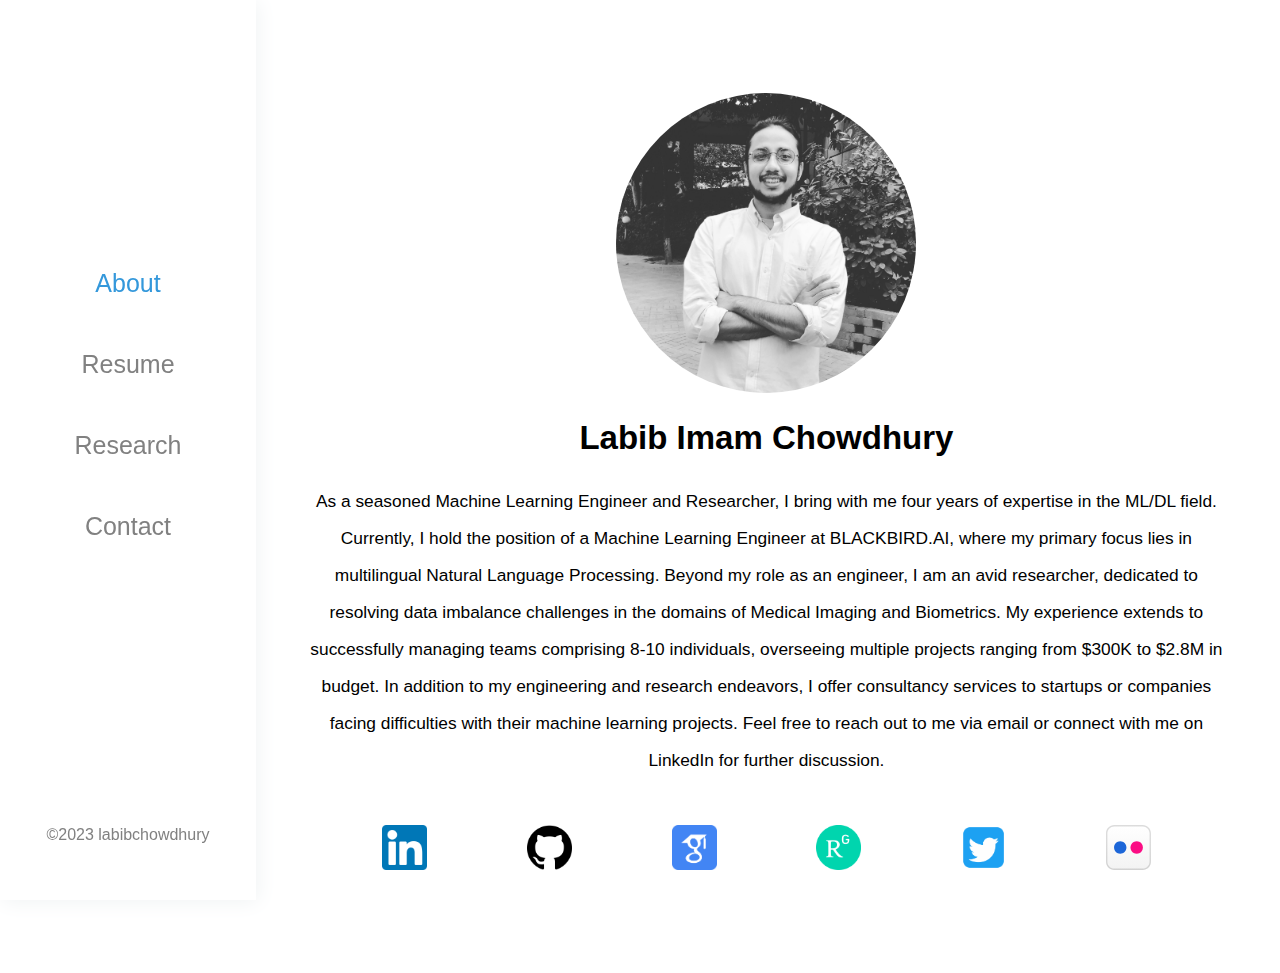
<file: index.html>
<!DOCTYPE html>
<html>
<head profile="http://www.w3.org/2005/10/profile">
<link rel="icon" 
      type="image/png" 
      href="./img/favicon.webp">
<meta name="viewport" content="width=device-width, initial-scale=1">
<title>Labib Chowdhury</title>
<link rel="stylesheet" href="./stylesheet.css">
</head>
<body>

<div class="sidenav">
    <div class="navblock">
        <div class="navblock_text">
            <a style="color:#3498DB" href="./index.html">About</a>
            <a href="./resume.html">Resume</a>
            <a href="./research.html">Research</a>
            <a href="./contact.html">Contact</a>
            <!-- <a href="./portfolio.html">Portfolio</a>
            <a href="./blog.html">Blog</a> -->
        </div>
    </div>
    <div class="footer">
        <p>&copy;2023 labibchowdhury</p>
    </div>
</div>

<div class="main">
    <div >
        <img src="./img/labib.jpg" alt="Labib Chowdhury" class="about_photo">
    </div>

    <div class="about_text">
        <h2>Labib Imam Chowdhury</h2>
        <!-- <p>Hi, I'm Labib Imam Chowdhury, you can call me Labib</p> -->
        <p2 style="font-size:13.0pt">As a seasoned Machine Learning Engineer and Researcher, 
            I bring with me four years of expertise in the ML/DL field. Currently, 
            I hold the position of a Machine Learning Engineer at BLACKBIRD.AI, 
            where my primary focus lies in multilingual Natural Language Processing.
            Beyond my role as an engineer, I am an avid researcher, dedicated to resolving data imbalance challenges in the domains of Medical Imaging and Biometrics.
            My experience extends to successfully managing teams comprising 8-10 individuals, overseeing multiple projects ranging from $300K to $2.8M in budget.
            
            In addition to my engineering and research endeavors, I offer consultancy services to startups or companies facing difficulties with their machine learning projects. Feel free to reach out to me via email or connect with me on LinkedIn for further discussion.</p2>
        <div class="about_links_wrapper">
            <a class="about_links" target="blank" href="https://www.linkedin.com/in/labib-chowdhury-nsucse/"><img src = './img/icons/174857.png'style="width:45px;height:45px;"></a>
            <a class="about_links" target="blank" href="https://github.com/jongli747"><img src = './img/icons/25231.png'style="width:45px;height:45px;"></a>
            <a class="about_links" target="blank" href="https://scholar.google.com/citations?user=wV_lM9wAAAAJ&hl=en&authuser=1"><img src = './img/icons/scholar.png'style="width:45px;height:45px;background-color:white;"></a>
            <a class="about_links" target="blank" href="https://www.researchgate.net/profile/Labib-Chowdhury-2"><img src = './img/icons/ResearchGate_icon_SVG.svg.png'style="width:45px;height:45px;"></a>
            <a class="about_links" target="blank" href="https://twitter.com/Labib747"><img src = './img/icons/Twitter-Logo.png'style="width:45px;height:45px;"></a>
            <a class="about_links" target="blank" href="https://www.flickr.com/photos/125744710@N08/"><img src = './img/icons/flickr-icon-logo-vector.svg'style="width:45px;height:45px;"></a>
        </div>
    </div>
</div>



</body>
</html>
</file>
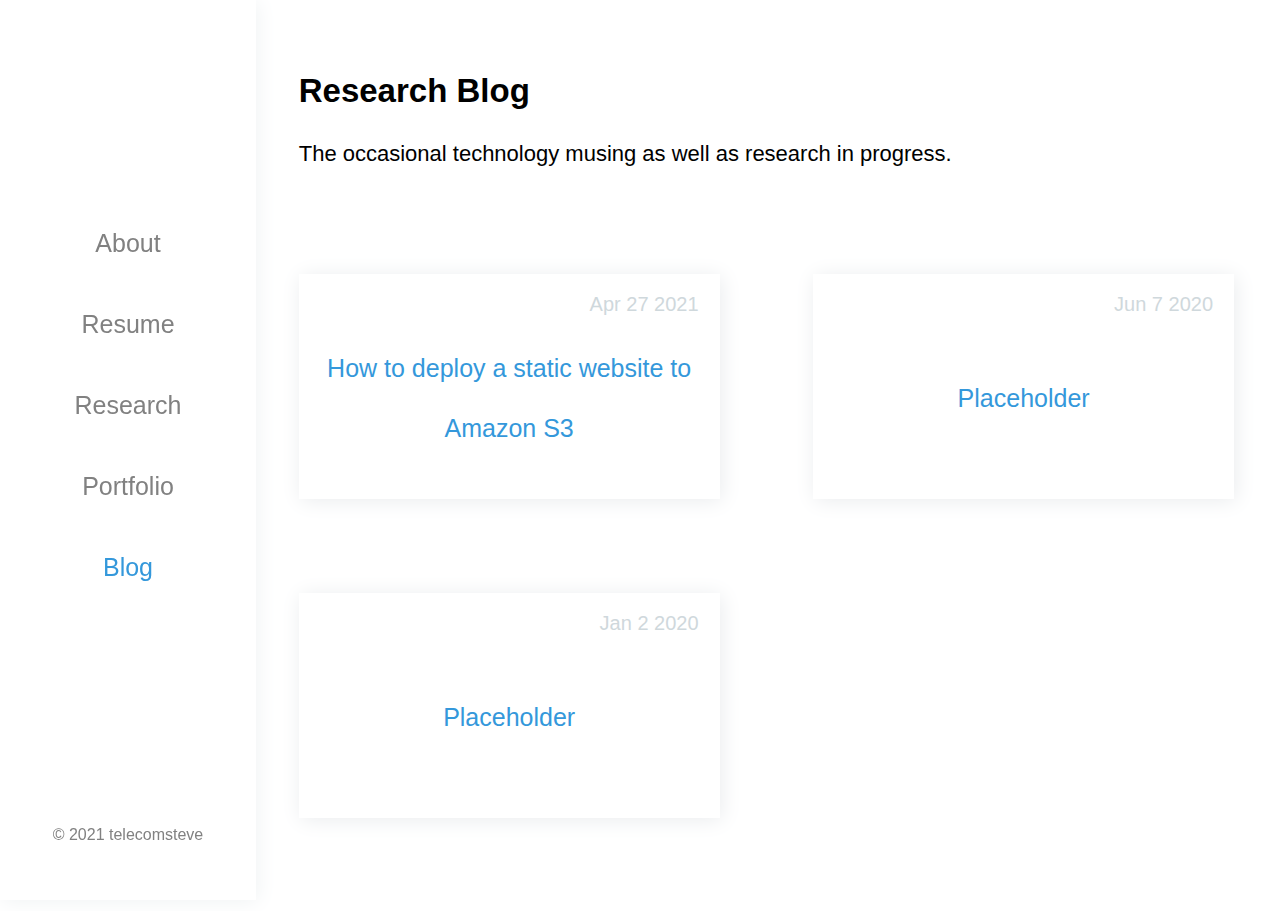
<file: blog.html>
<!DOCTYPE html>
<html>
<head profile="http://www.w3.org/2005/10/profile">
    <link rel="icon" 
          type="image/png" 
          href="./img/favicon.webp">
<meta name="viewport" content="width=device-width, initial-scale=1">
<title>telecomsteve</title>
<link rel="stylesheet" href="./stylesheet.css">
</head>
<body>

<div class="sidenav">
    <div class="navblock">
        <div class="navblock_text">
            <a href="./index.html">About</a>
            <a href="./resume.html">Resume</a>
            <a href="./research.html">Research</a>
            <a href="./portfolio.html">Portfolio</a>
            <a style="color:#3498DB" href="./blog.html">Blog</a>
        </div>
    </div>
    <div class="footer">
        <p>&copy; 2021 telecomsteve</p>
    </div>
</div>

<!-- 

For more information aboput flexbox CSS centering of blog posts
https://www.w3schools.com/css/css3_flexbox_container.asp 

-->

<div class="main">
  <h2>Research Blog</h2>
  <p>The occasional technology musing as well as research in progress.</p><br>

  <div class="blog-container">
    <div>
        <p class="blog_date">Apr 27 2021</p>
        <a href="blog_posts/post_04_27_2021.html" class="blog_text">How to deploy a static website to Amazon S3</a>
    </div>
    <div>
        <p class="blog_date">Jun 7 2020</p>
        <a href="blog_posts/post_04_27_2021.html" class="blog_text">Placeholder</a>
    </div>
    <div>
        <p class="blog_date">Jan 2 2020</p>
        <a href="blog_posts/post_04_27_2021.html" class="blog_text">Placeholder</a>
    </div>  
  </div>

</div>

</body>
</html>
</file>
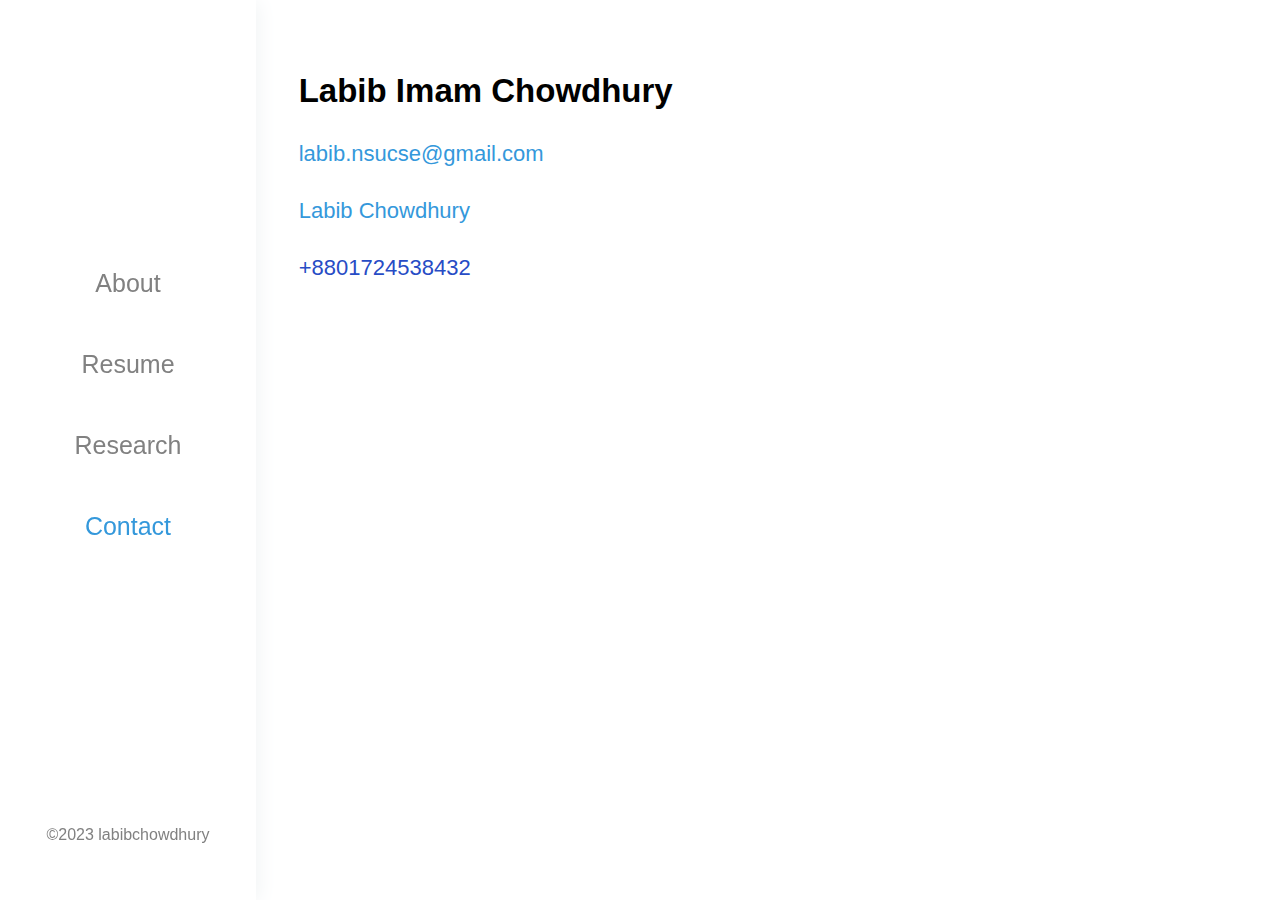
<file: contact.html>
<!DOCTYPE html>
<html>
<head profile="http://www.w3.org/2005/10/profile">
<link rel="icon" 
      type="image/png" 
      href="./img/favicon.webp">
<meta name="viewport" content="width=device-width, initial-scale=1">
<title>Labib Chowdhury</title>
<link rel="stylesheet" href="./stylesheet.css">
<link rel="stylesheet" href="https://pro.fontawesome.com/releases/v5.10.0/css/all.css" integrity="sha384-AYmEC3Yw5cVb3ZcuHtOA93w35dYTsvhLPVnYs9eStHfGJvOvKxVfELGroGkvsg+p" crossorigin="anonymous"/>
</head>
<body>

<div class="sidenav">
    <div class="navblock">
        <div class="navblock_text">
            <a  href="./index.html">About</a>
            <a href="./resume.html">Resume</a>
            <a href="./research.html">Research</a>
            <a style="color:#3498DB" href="./contact.html">Contact</a>
            <!-- <a href="./portfolio.html">Portfolio</a>
            <a href="./blog.html">Blog</a> -->
        </div>
    </div>
    <div class="footer">
        <p>&copy;2023 labibchowdhury</p>
    </div>
</div>

<div class="main">
    <h2>Labib Imam Chowdhury</h2>
    <p><a href="mailto:labib.nsucse@gmail.com"><i class="fas fa-envelope" style="color:#4285F4"></i> labib.nsucse@gmail.com</a></p>
    <p><a href="skype:live:.cid.e60a82592b3005d7?chat"><i class="fab fa-skype" style="color:#00aff0"></i> Labib Chowdhury</p>
    <p style="color:rgb(39, 76, 197);"><i class="fab fa-whatsapp" style="color:rgb(78, 197, 9)"></i> +8801724538432</p>

</div>

</body>
</html>
</file>
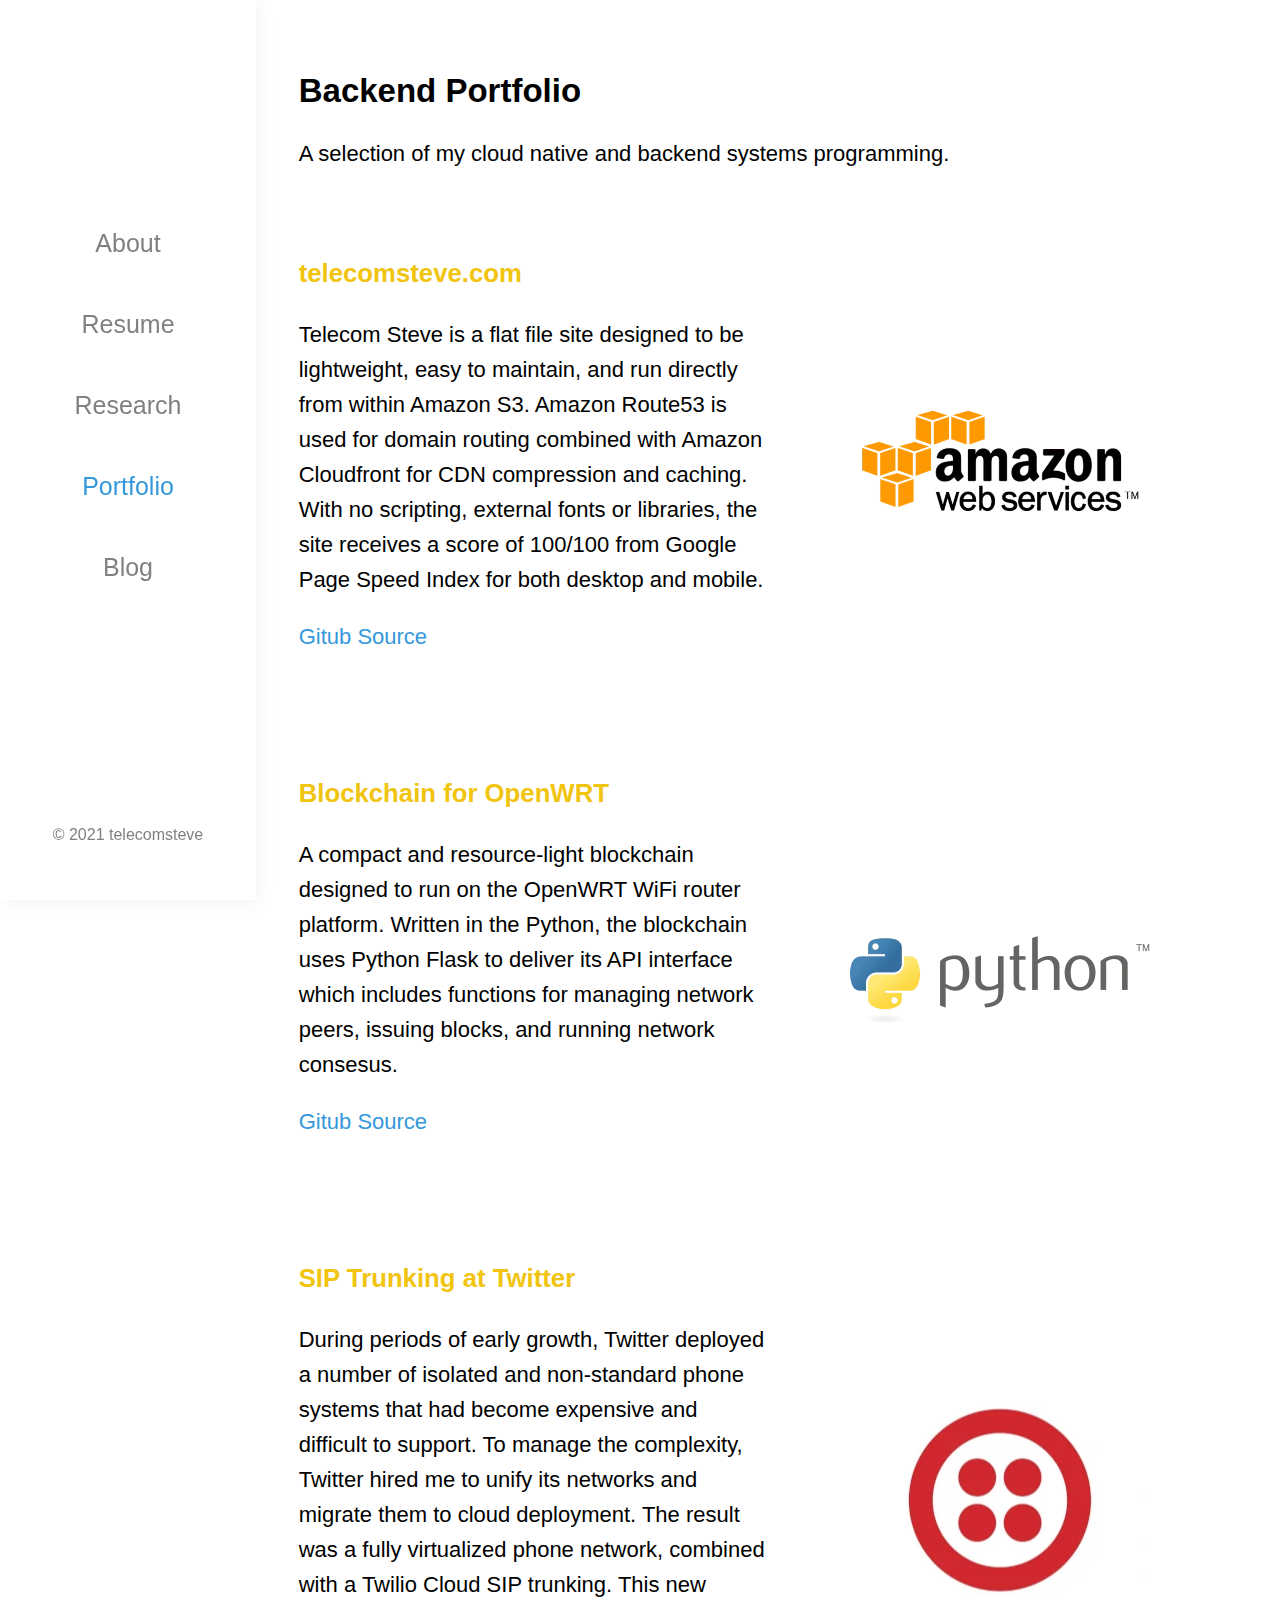
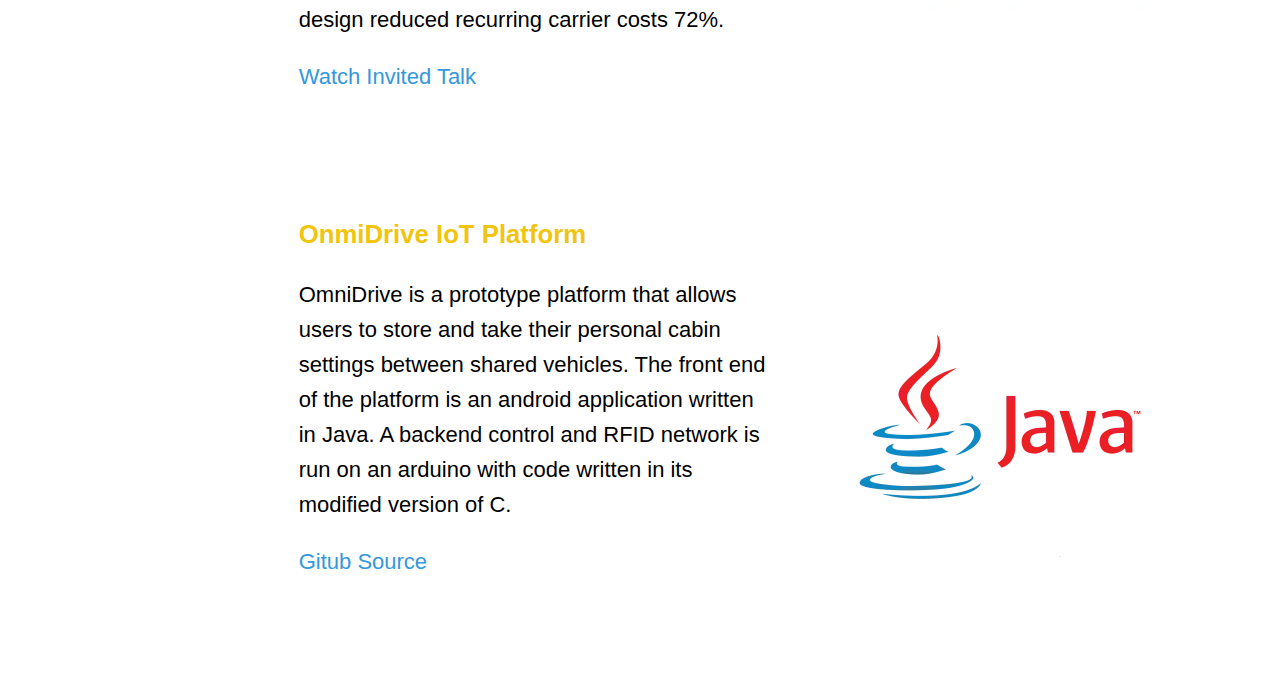
<file: portfolio.html>
<!DOCTYPE html>
<html>
<head profile="http://www.w3.org/2005/10/profile">
    <link rel="icon" 
          type="image/png" 
          href="./img/favicon.webp">
<meta name="viewport" content="width=device-width, initial-scale=1">
<title>telecomsteve</title>
<link rel="stylesheet" href="./stylesheet.css">
</head>
<body>

<div class="sidenav">
    <div class="navblock">
        <div class="navblock_text">
            <a href="./index.html">About</a>
            <a href="./resume.html">Resume</a>
            <a href="./research.html">Research</a>
            <a style="color:#3498DB" href="./portfolio.html">Portfolio</a>
            <a href="./blog.html">Blog</a>
        </div>
    </div>
    <div class="footer">
        <p>&copy; 2021 telecomsteve</p>
    </div>
</div>

<!-- 

For more information aboput flexbox CSS centering of project posts
https://www.w3schools.com/css/css3_flexbox_container.asp 

-->

<div class="main">
  <h2>Backend Portfolio</h2>
  <p>A selection of my cloud native and backend systems programming.</p>

    <div class="portfolio-container">
        <div class="portfolio-container_text">        
            <h3 class="portfolio_accent">telecomsteve.com</h3>
                
            <p>Telecom Steve is a flat file site designed to be lightweight, easy to maintain, and run directly from within Amazon S3. 
                Amazon Route53 is used for domain routing combined with Amazon Cloudfront for CDN compression and caching. 
                With no scripting, external fonts or libraries, the site receives a score of 100/100 from Google Page Speed Index for both desktop and mobile. </p>
                
            <p><a target="blank" href="https://github.com/stevenplatt/telecomsteve">Gitub Source</a></p>
        </div>
        <div class="portfolio-container_text">
            <img class="portfolio_image" src="./img/aws_logo.webp" alt="Amazon Web Services">
        </div>
    </div>
  
    <div class="portfolio-container">
        <div class="portfolio-container_text">
            <h3 class="portfolio_accent">Blockchain for OpenWRT</h3>
                
            <p>A compact and resource-light blockchain designed to run on the OpenWRT WiFi router platform.
                Written in the Python, the blockchain uses Python Flask to deliver its API interface which includes functions for managing network peers, issuing blocks, and running network consesus. </p>
                
            <p><a target="blank" href="https://github.com/stevenplatt/tcp_air">Gitub Source</a></p>
        </div>
        <div class="portfolio-container_text">
            <img class="portfolio_image" src="./img/python_logo.webp" alt="Python API">
        </div>
    </div>

    <!--
    <div class="portfolio-container">
        <div class="portfolio-container_text">
            <h3 class="portfolio_accent">5G Mobility Simulator</h3>
                
            <p>A simulator to recreate the mobility and tower association of a device in a 5G network. 
                The system uses random walk behavior and monte carlo sampling to show connection behavior across 10,000 simulations.</p>
            <p><a target="blank" href="https://github.com/stevenplatt/5G-mobility-simulator">Gitub Source</a></p>
        </div>
        <div class="portfolio-container_text">
            <img class="portfolio_image" src="./img/python_logo.webp" alt="Python Programming">
        </div>
    </div>
    -->    

    <div class="portfolio-container">
        <div class="portfolio-container_text">    
        <h3 class="portfolio_accent">SIP Trunking at Twitter</h3>
            
        <p>During periods of early growth, Twitter deployed a number of isolated and non-standard phone systems that had become expensive and difficult to support.  
            To manage the complexity, Twitter hired me to unify its networks and migrate them to cloud deployment.

            The result was a fully virtualized phone network, combined with a Twilio Cloud SIP trunking. 
            This new design reduced recurring carrier costs 72%.
            </p>
            
        <p><a target="blank" href="https://www.youtube.com/watch?v=lFzqYgF2MPQ">Watch Invited Talk</a></p>
        </div>
        <div class="portfolio-container_text">
            <img class="portfolio_image" src="./img/twilio_logo.webp" alt="Twilio">
        </div>
    </div>

    <div class="portfolio-container">
        <div class="portfolio-container_text">      
            <h3 class="portfolio_accent">OnmiDrive IoT Platform</h3>
                
            <p>OmniDrive is a prototype platform that allows users to store and take their personal cabin settings between shared vehicles. 
                The front end of the platform is an android application written in Java. A backend control and RFID network is run on an arduino with code written in its modified version of C.
            </p>
            <p><a target="blank" href="https://github.com/stevenplatt/myKey">Gitub Source</a></p>
        </div>
        <div class="portfolio-container_text">
            <img class="portfolio_image" src="./img/java_logo.webp" alt="Java Programming">
        </div>
    </div>

</div>

</body>
</html>
</file>
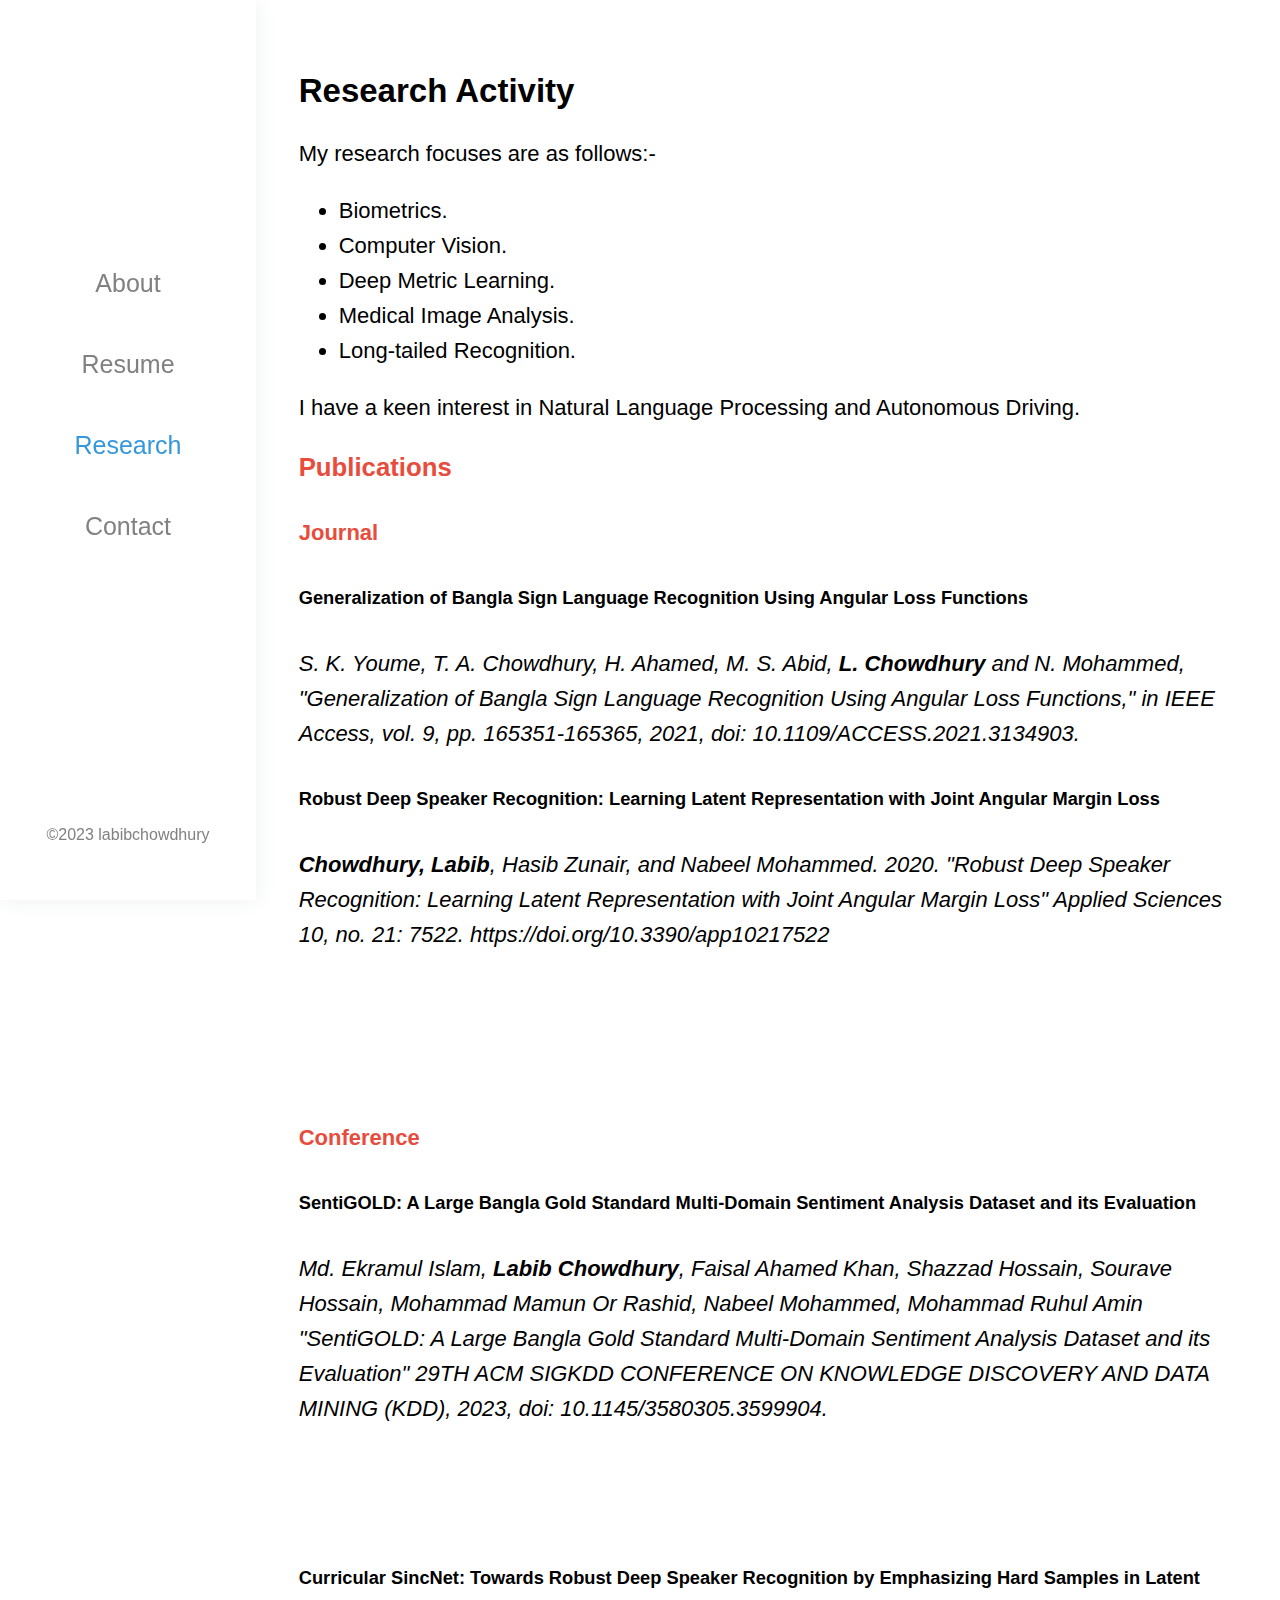
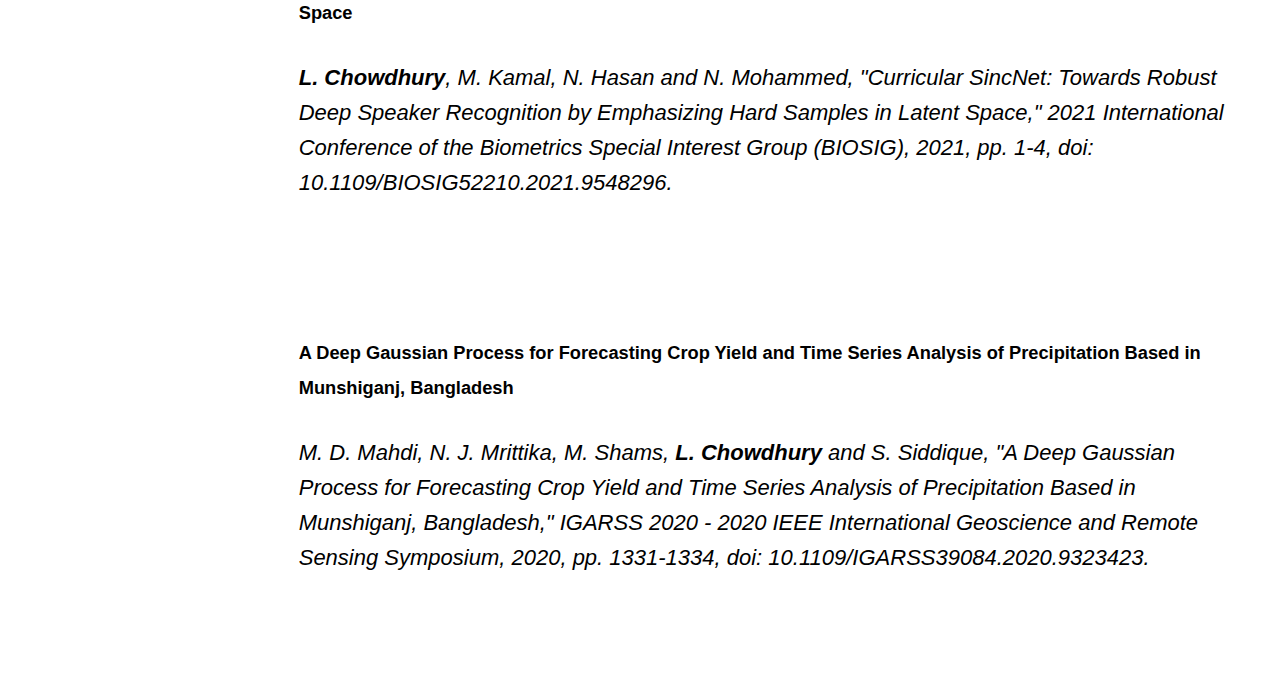
<file: research.html>
<!DOCTYPE html>
<html>
<head profile="http://www.w3.org/2005/10/profile">
    <link rel="icon" 
          type="image/png" 
          href="./img/favicon.webp">
<meta name="viewport" content="width=device-width, initial-scale=1">
<title>Labib Chowdhury</title>
<link rel="stylesheet" href="./stylesheet.css">
<link rel="stylesheet" href="https://pro.fontawesome.com/releases/v5.10.0/css/all.css" integrity="sha384-AYmEC3Yw5cVb3ZcuHtOA93w35dYTsvhLPVnYs9eStHfGJvOvKxVfELGroGkvsg+p" crossorigin="anonymous"/>
</head>
<body>

<div class="sidenav">
    <div class="navblock">
        <div class="navblock_text">
            <a href="./index.html">About</a>
            <a href="./resume.html">Resume</a>
            <a style="color:#3498DB" href="./research.html">Research</a>
            <a href="./contact.html">Contact</a>
            <!-- <a href="./portfolio.html">Portfolio</a>
            <a href="./blog.html">Blog</a> -->
        </div>
    </div>
    <div class="footer">
        <p>&copy;2023 labibchowdhury</p>
    </div>
</div>

<div class="main">
  <h2>Research Activity</h2>
    <p>My research focuses are as follows:- </p>
    <ul>
    <li>Biometrics.</li>
    <li>Computer Vision.</li>
    <li>Deep Metric Learning.</li>
    <li>Medical Image Analysis.</li>
    <li>Long-tailed Recognition.</li>
    </ul>
    <p1>I have a keen interest in Natural Language Processing and Autonomous Driving.</p1>
    <br>

  <h3 class="research_accent">Publications</h3>
    <h4 class = "research_accent"> Journal</h4>

    <h5>Generalization of Bangla Sign Language Recognition Using Angular Loss Functions</h4>
        <p><i>S. K. Youme, T. A. Chowdhury, H. Ahamed, M. S. Abid, <b>L. Chowdhury</b> and N. Mohammed, 
            "Generalization of Bangla Sign Language Recognition Using Angular Loss Functions," 
            in IEEE Access, vol. 9, pp. 165351-165365, 2021, doi: 10.1109/ACCESS.2021.3134903.</i></p>
        <p><a href="https://ieeexplore.ieee.org/abstract/document/9646960" target="_blank"><i class="far fa-file-pdf" style="color:red"></i></a></p>
        <!-- <br> -->
        
    <h5>Robust Deep Speaker Recognition: Learning Latent Representation with Joint Angular Margin Loss</h4>
    <p><i><b>Chowdhury, Labib</b>, Hasib Zunair, and Nabeel Mohammed. 2020. 
        "Robust Deep Speaker Recognition: Learning Latent Representation with Joint Angular Margin Loss" 
        Applied Sciences 10, no. 21: 7522. https://doi.org/10.3390/app10217522 </i></p>
    <div class = "publication_links_wrapper">
        <a class="about_publication" href="https://www.mdpi.com/2076-3417/10/21/7522" target="_blank"><i class="far fa-file-pdf" style="color:red"></i></a>
        <a class="about_publication" href="https://github.com/jongli747/robust-dsr" target="_blank"><i class="fas fa-code" style="color:green"></i></a>
    </div>
    
    <br>

    <h4 class = "research_accent"> Conference</h4>

    <h5>SentiGOLD: A Large Bangla Gold Standard Multi-Domain Sentiment Analysis Dataset and its Evaluation</h4>
        <p><i>Md. Ekramul Islam, <b>Labib Chowdhury</b>, Faisal Ahamed Khan, Shazzad Hossain, Sourave Hossain, Mohammad Mamun Or Rashid, Nabeel Mohammed, Mohammad Ruhul Amin  
            "SentiGOLD: A Large Bangla Gold Standard Multi-Domain Sentiment Analysis Dataset and its Evaluation" 
            29TH ACM SIGKDD CONFERENCE ON KNOWLEDGE DISCOVERY AND DATA MINING (KDD), 2023, 
            doi: 10.1145/3580305.3599904.
        </i></p>
        <div class="publication_links_wrapper">
            <a class="about_publication" href="https://arxiv.org/abs/2306.06147v1" target="_blank"><i class="far fa-file-pdf" style="color:red"></i></a>
        </div>

    <h5>Curricular SincNet: Towards Robust Deep Speaker Recognition by Emphasizing Hard Samples in Latent Space</h4>
        <p><i><b>L. Chowdhury</b>, M. Kamal, N. Hasan and N. Mohammed, 
            "Curricular SincNet: Towards Robust Deep Speaker Recognition by Emphasizing Hard Samples in Latent Space," 
            2021 International Conference of the Biometrics Special Interest Group (BIOSIG), 2021, pp. 1-4, 
            doi: 10.1109/BIOSIG52210.2021.9548296.
        </i></p>
        <div class="publication_links_wrapper">
            <a class="about_publication" href="https://ieeexplore.ieee.org/abstract/document/9548296" target="_blank"><i class="far fa-file-pdf" style="color:red"></i></a>
            <a class="about_publication" href="https://github.com/jongli747/Curricular-SincNet" target="_blank"><i class="fas fa-code" style="color:green"></i></a>
        </div>
        
        <!-- <br> -->

    <h5>A Deep Gaussian Process for Forecasting Crop Yield and Time Series Analysis of Precipitation Based in Munshiganj, Bangladesh</h4>
        <p><i>M. D. Mahdi, N. J. Mrittika, M. Shams, <b>L. Chowdhury</b> and S. Siddique, 
            "A Deep Gaussian Process for Forecasting Crop Yield and Time Series Analysis of Precipitation Based in Munshiganj, Bangladesh," 
            IGARSS 2020 - 2020 IEEE International Geoscience and Remote Sensing Symposium, 2020, pp. 1331-1334, doi: 10.1109/IGARSS39084.2020.9323423.</i></p>
        <p><a href="https://ieeexplore.ieee.org/abstract/document/9323423" target="blank"><i class="far fa-file-pdf" style="color:red"></i></a></p>
        <br>
    
    <!-- <h3 class="research_accent">Invited Talks</h3>
    
    <p> "Blockchain for Decentralized 5G Public Utility Overlay Networks", 
        <i>3rd Workshop on 5G Technologies for First Responder and Tactical Networks</i>, New York, US, December 2020.</p>

</div>

</body>
</html>
</file>
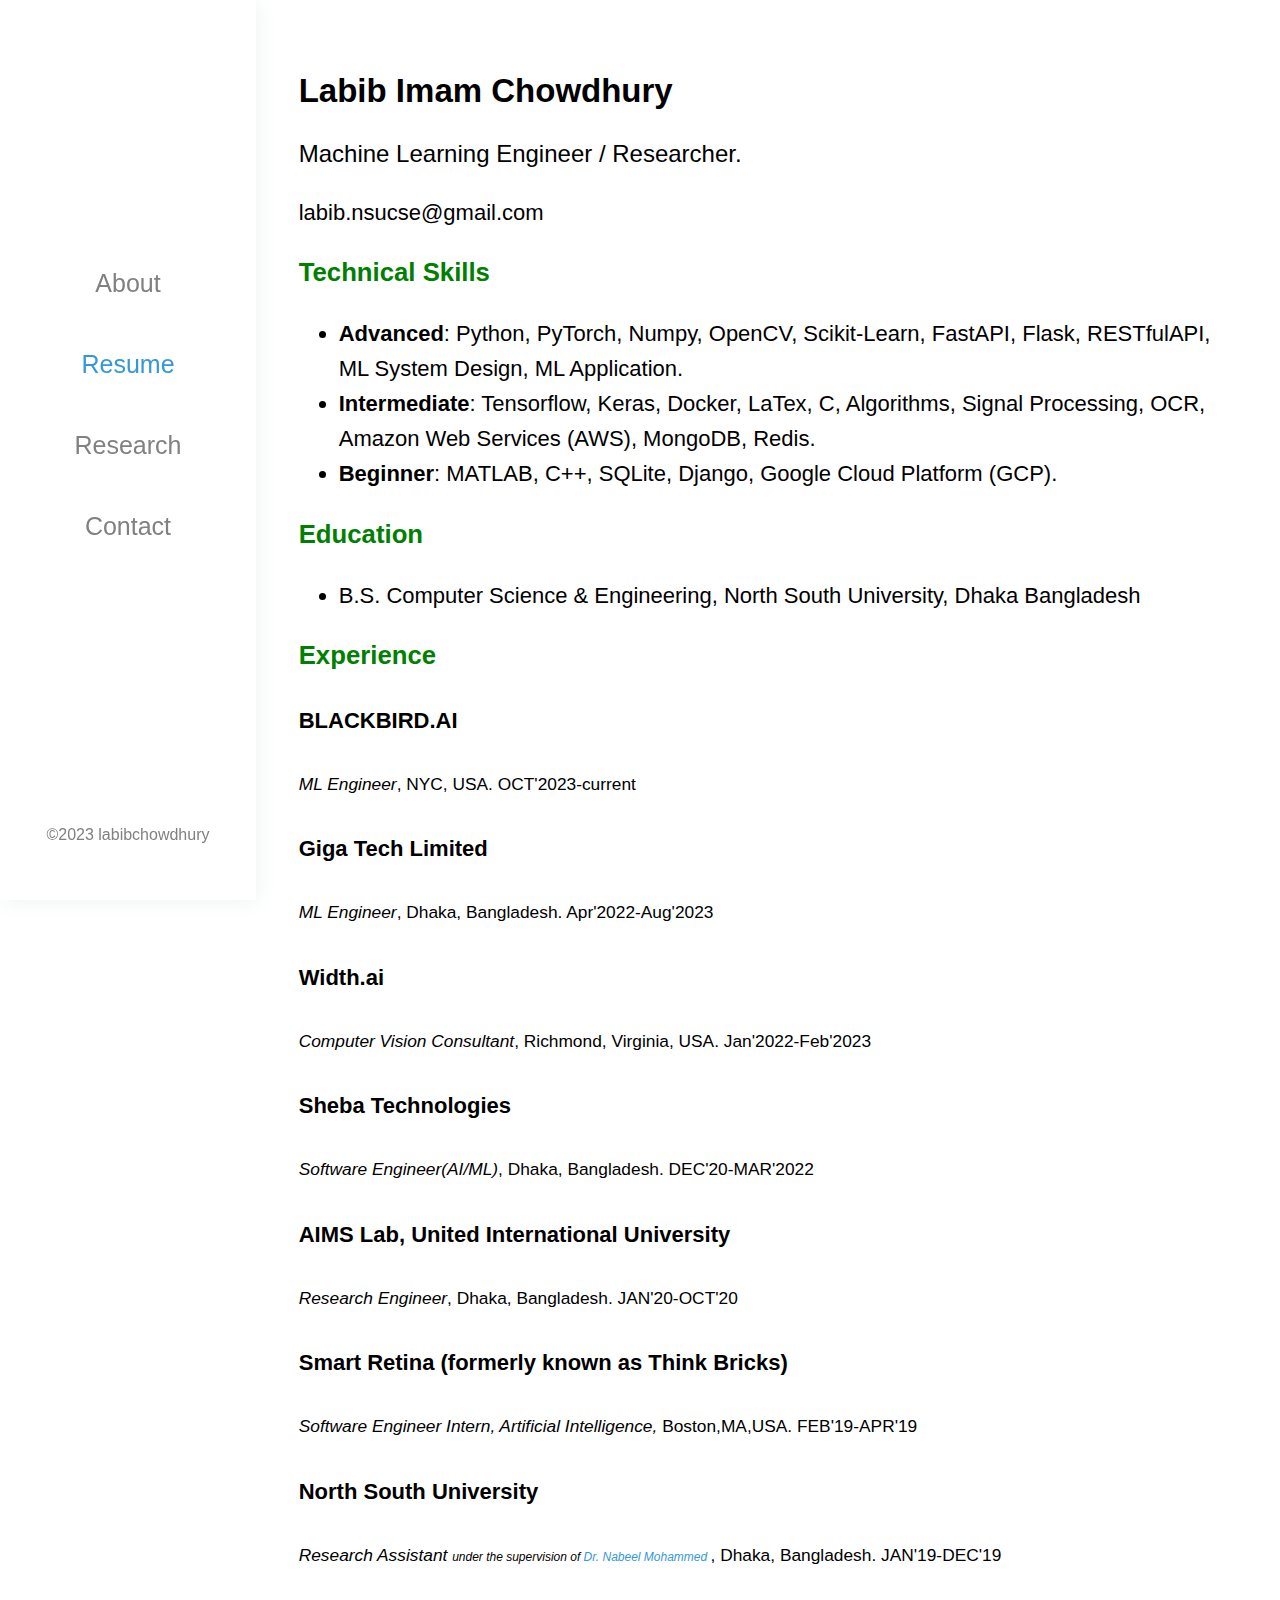
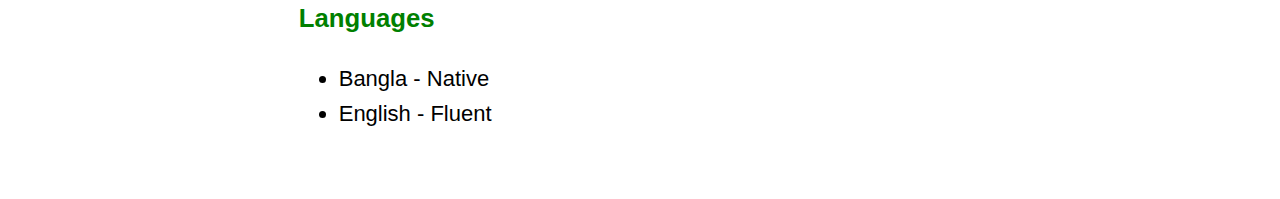
<file: resume.html>
<!DOCTYPE html>
<html>
<head profile="http://www.w3.org/2005/10/profile">
  <link rel="icon" 
        type="image/png" 
        href="./img/favicon.webp">
<meta name="viewport" content="width=device-width, initial-scale=1">
<title>Labib Chowdhury</title>
<link rel="stylesheet" href="./stylesheet.css">
<link rel="stylesheet" href="https://pro.fontawesome.com/releases/v5.10.0/css/all.css" integrity="sha384-AYmEC3Yw5cVb3ZcuHtOA93w35dYTsvhLPVnYs9eStHfGJvOvKxVfELGroGkvsg+p" crossorigin="anonymous"/>

</head>
<body>

<div class="sidenav">
    <div class="navblock">
        <div class="navblock_text">
            <a href="./index.html">About</a>
            <a style="color:#3498DB" href="./resume.html">Resume</a>
            <a href="./research.html">Research</a>
            <a href="./contact.html">Contact</a>
            <!-- <a href="./portfolio.html">Portfolio</a>
            <a href="./blog.html">Blog</a> -->
        </div>
    </div>
    <div class="footer">
      <p>&copy;2023 labibchowdhury</p>
    </div>
</div>

<div class="main">
  <h2>Labib Imam Chowdhury</h2>
  <p style="font-size:18.0pt">Machine Learning Engineer / Researcher.</p>
  <p><i class="fas fa-envelope" style="color:#4285F4"></i> labib.nsucse@gmail.com</p>
  <!-- <p><a href="https://labib-resume.s3.amazonaws.com/Labib_Chowdhury.pdf" target="_blank"><i class="far fa-file-pdf" style="color:red"></i> Download resume</a></p> -->
  <!-- <br> -->

  <h3 class="resume_accent">Technical Skills</h3>
  <ul>
    <li><b>Advanced</b>: Python, PyTorch, Numpy, OpenCV, Scikit-Learn, FastAPI, Flask, RESTfulAPI, ML System Design, ML Application.</li>
    <li><b>Intermediate</b>: Tensorflow, Keras, Docker, LaTex, C, Algorithms, Signal Processing, OCR, Amazon Web Services (AWS), MongoDB, Redis.</li>
    <li><b>Beginner</b>: MATLAB, C++, SQLite, Django, Google Cloud Platform (GCP).</li>
  </ul>
  <!-- <br> -->

  <h3 class="resume_accent">Education</h3>
  <ul>
    <li>B.S. Computer Science & Engineering, North South University, Dhaka Bangladesh</li>
  </ul>
  <!-- <br> -->

  <h3 class="resume_accent">Experience</h3>

  <h4>BLACKBIRD.AI</h4>
  <p STYLE="font-size:13.0pt"><i>ML Engineer</i>, NYC, USA. OCT'2023-current</p>


  <h4>Giga Tech Limited</h4>
  <p STYLE="font-size:13.0pt"><i>ML Engineer</i>, Dhaka, Bangladesh. Apr'2022-Aug'2023</p>

  <h4>Width.ai</h4>
  <p STYLE="font-size:13.0pt"><i>Computer Vision Consultant</i>, Richmond, Virginia, USA. Jan'2022-Feb'2023</p>

  <h4>Sheba Technologies</h4>
  <p STYLE="font-size:13.0pt"><i>Software Engineer(AI/ML)</i>, Dhaka, Bangladesh. DEC'20-MAR'2022</p>
  <!-- <ul>
    <li>Wrote network simulations and algorithms in the Python programming language using the NumPy and Pandas libraries for data visualisation.</li>
    <li>Published research at top ranked journals and conferences including MDPI Journal Sensors (SJR Q1) and IEEE GlobeCom.</li>
    <li>Led lecture and/or lab sections for the following undergraduate courses: Radio Communications, Networks, Blockchain Technologies.</li>
  </ul> -->

  <h4>AIMS Lab, United International University</h4>
  <p STYLE="font-size:13.0pt"><i>Research Engineer</i>, Dhaka, Bangladesh. JAN'20-OCT'20</p>

  <h4>Smart Retina (formerly known as Think Bricks)</h4>
  <p STYLE="font-size:13.0pt"><i>Software Engineer Intern, Artificial Intelligence, </i>Boston,MA,USA. FEB'19-APR'19</p>
  
  <h4>North South University</h4>
  <p STYLE="font-size:13.0pt"><i>Research Assistant <span STYLE="font-size:9.0pt">under the supervision of 
    <a href="http://ece.northsouth.edu/people/dr-nabeel-mohammed/">Dr. Nabeel Mohammed</a>
    </span></i>, Dhaka, Bangladesh. JAN'19-DEC'19</p>

  <!-- <br> -->


  <h3 class="resume_accent">Languages</h3>
  <ul>
      <li>Bangla - Native</li>
      <li>English - Fluent</li>
  </ul>
</div>

</body>
</html>
</file>
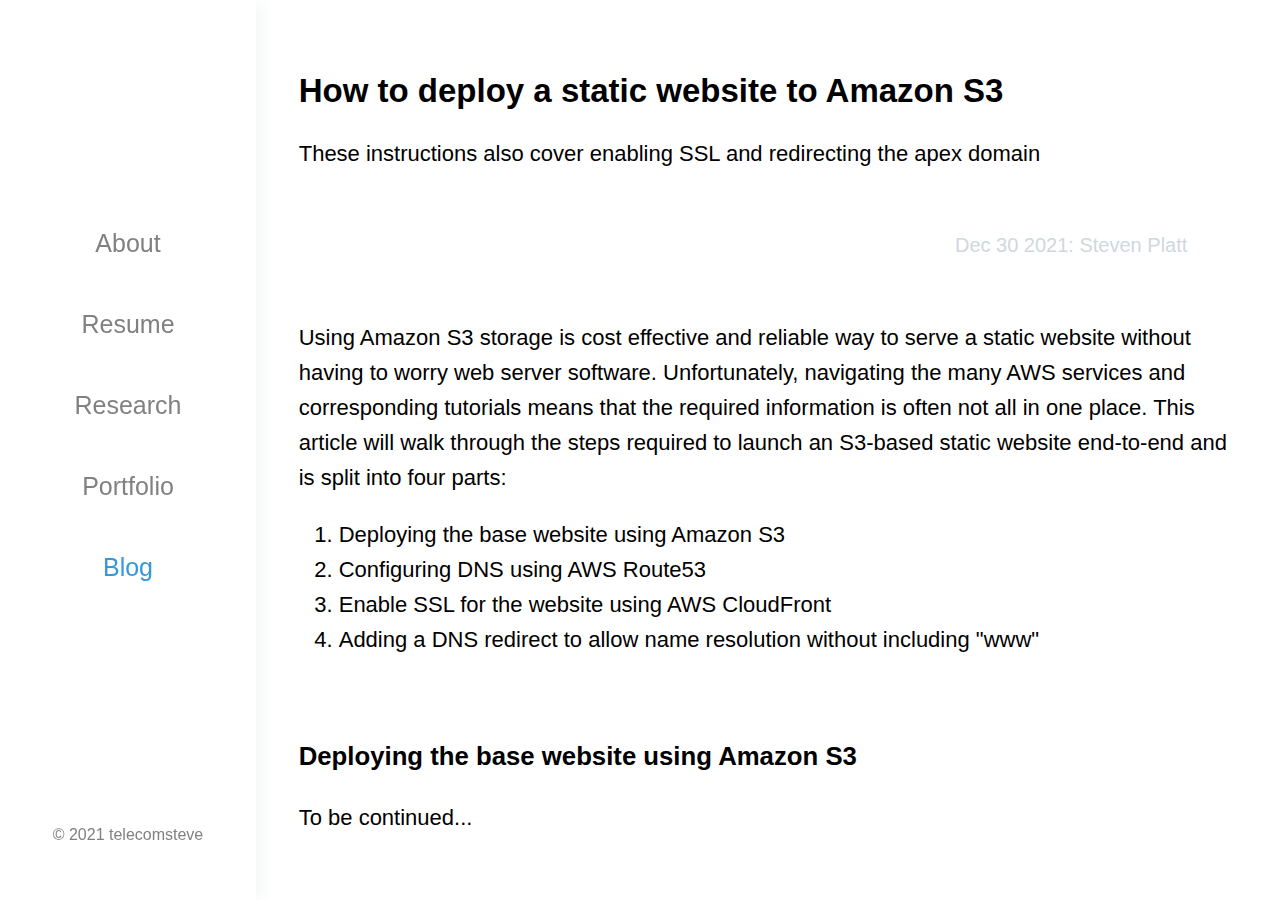
<file: blog_posts/post_04_27_2021.html>
<!DOCTYPE html>
<html>
<head profile="http://www.w3.org/2005/10/profile">
    <link rel="icon" 
          type="image/png" 
          href="../img/favicon.webp">
<meta name="viewport" content="width=device-width, initial-scale=1">
<title>telecomsteve</title>
<link rel="stylesheet" href="../stylesheet.css">
</head>
<body>

<div class="sidenav">
    <div class="navblock">
        <div class="navblock_text">
            <a href="../index.html">About</a>
            <a href="../resume.html">Resume</a>
            <a href="../research.html">Research</a>
            <a href="../portfolio.html">Portfolio</a>
            <a style="color:#3498DB" href="../blog.html">Blog</a>
        </div>
    </div>
    <div class="footer">
        <p>&copy; 2021 telecomsteve</p>
    </div>
</div>

<div class="main">
    <h2>How to deploy a static website to Amazon S3</h2>
    <p>These instructions also cover enabling SSL and redirecting the apex domain</p><br>

    <p class="blog_date">Dec 30 2021: Steven Platt</p><br>
    
    <p>Using Amazon S3 storage is cost effective and reliable way to serve a static website without having to worry web server software. 
        Unfortunately, navigating the many AWS services and corresponding tutorials means that the required information is often not all in one place. 
        This article will walk through the steps required to launch an S3-based static website end-to-end and is split into four parts: 
    </p>
    <p>
        <ol>
            <li>Deploying the base website using Amazon S3</li>
            <li>Configuring DNS using AWS Route53</li>
            <li>Enable SSL for the website using AWS CloudFront</li>
            <li>Adding a DNS redirect to allow name resolution without including "www"</li>
        </ol> 
    </p><br>
    <p>
        <h3>Deploying the base website using Amazon S3</h3>
    </p>

    To be continued...

</div>

</body>
</html>
</file>
<file: stylesheet.css>
body {
  font-family: "Lato", sans-serif;
}

/* Style page content */
.main {
  margin-left: 20%; /* Same as the width of the sidenav */
  font-size: 22px; /* Increased text to enable scrolling */
  line-height: 35px;
  padding: 3%;
}

.sidenav {
  height: 100%;
  width: 20%;
  position: fixed;
  z-index: 1;
  top: 0;
  left: 0;
  box-shadow: 2px 2px 20px #F0F3F4;
  overflow-x: hidden;
  
}

.navblock {
  margin:auto;
  width: 100%;
  height: 90%;
  display: flex;
}

.navblock_text {
  margin: auto;
  width: 100%;
  padding-top: 15%;
  padding-bottom: 15%;
}

.navblock_text a {
  padding: 26px 16px 26px 16px;
  text-decoration: none;
  text-align: center;
  font-size: 25px;
  color: #818181;
  display: block;
}

.navblock_text a:hover {
  color: #CFD8DC;
}

.footer {
  position: relative;
  left: 0;
  bottom: 0;
  width: 100%;
  color: #818181;
  text-align: center;
}

.about_accent {
  color:  green;
}

.resume_accent {
  color:  green;
}

.research_accent {
  color:  #E74C3C;
}

.blog_accent {
  color:  #8E44AD;
}

a {
  color: #3498DB;
  text-decoration: none;
}

.about_photo{
  display: block;
  margin-top: 5%;
  width: 300px;
  height:300px;
  object-fit:cover;
  border-radius:50%;
  margin-left: auto;
  margin-right: auto;
}

.about_logo{
  display: block;
  width: 40%;
  margin-left: auto;
  margin-right: auto;
}

.about_text {
  text-align: center;
}

.about_links {
  text-align: center;
  padding: 5% 5% 5% 5%;
}
.about_publication {
  text-align: center;
  padding: 5% 5% 5% 0%;
}

.about_links_wrapper{
  text-align: center;
padding: 5% 0% 5% 0%;
}
.publication_links_wrapper{
  text-align:left;
  padding: 0% 0% 5% 0%;
}

.portfolio_accent {
  color:  #F1C40F;
}

.portfolio_image {
  max-width: 300px;
  max-height:300px;
  position: absolute;
  top: 55%;
  left: 50%;
  transform: translate(-50%, -50%);
}

.portfolio-container {
  display: flex;
  flex-flow: row wrap;
  justify-content: space-between;
}

.portfolio-container > div {
  background-color: white;
  width: 50%;
  margin: 4% 0% 4% 0%;
  min-height: 20vh;
  justify-content: center;
  position: relative;
}

.portfolio-container_text {
  width: 90%;
  position: absolute;
  text-align: left;
}

.portfolio-container_image {
  width: 90%;
  position: absolute;
  text-align: center;
  color: #8E44AD;
}

.blog-container {
  display: flex;
  flex-wrap: wrap;
  justify-content: space-between;
}

.blog-container > div {
  background-color: white;
  box-shadow: 2px 2px 20px #EAECEE;
  width: 45%;
  margin: 5% 0% 5% 0%;
  min-height: 25vh;
  line-height: 60px;
  font-size: 25px;
  align-items: center;
  justify-content: center;
  position: relative;
}

.blog_text {
  width: 90%;
  position: absolute;
  top: 55%;
  left: 50%;
  transform: translate(-50%, -50%);
  text-align: center;
}

.blog_date {
  width: 95%;
  padding-right: 5%;
  font-size: 20px;
  color: #CFD8DC;
  text-align: end;
  margin-block-start: 0em;
  margin-block-end: 0em;
}

@media screen and (max-width: 700px) {
  .sidenav {
    width: 100%;
    height: auto;
    position: relative;
    box-shadow: 0px 10px 40px #F0F3F4;
  }
  .sidenav a {
    text-align: center;
    float: none;
  }
  .navblock_text a {
    padding: 16px;
  }
  .footer {
    display: none;
  }
  .main {
    margin-left: 0;
    padding: 20% 4% 20% 4%;
  }

  .portfolio_image {
    display: block;
    max-width: 80%;
  }
}

@media screen and (max-width: 1100px) {
  .blog-container > div {
    width: 100%;
    min-height: 30vh;
    margin: 10% 0% 10% 0%;
  }
  .portfolio-container > div {
    width: 100%;
  }

}
</file>
